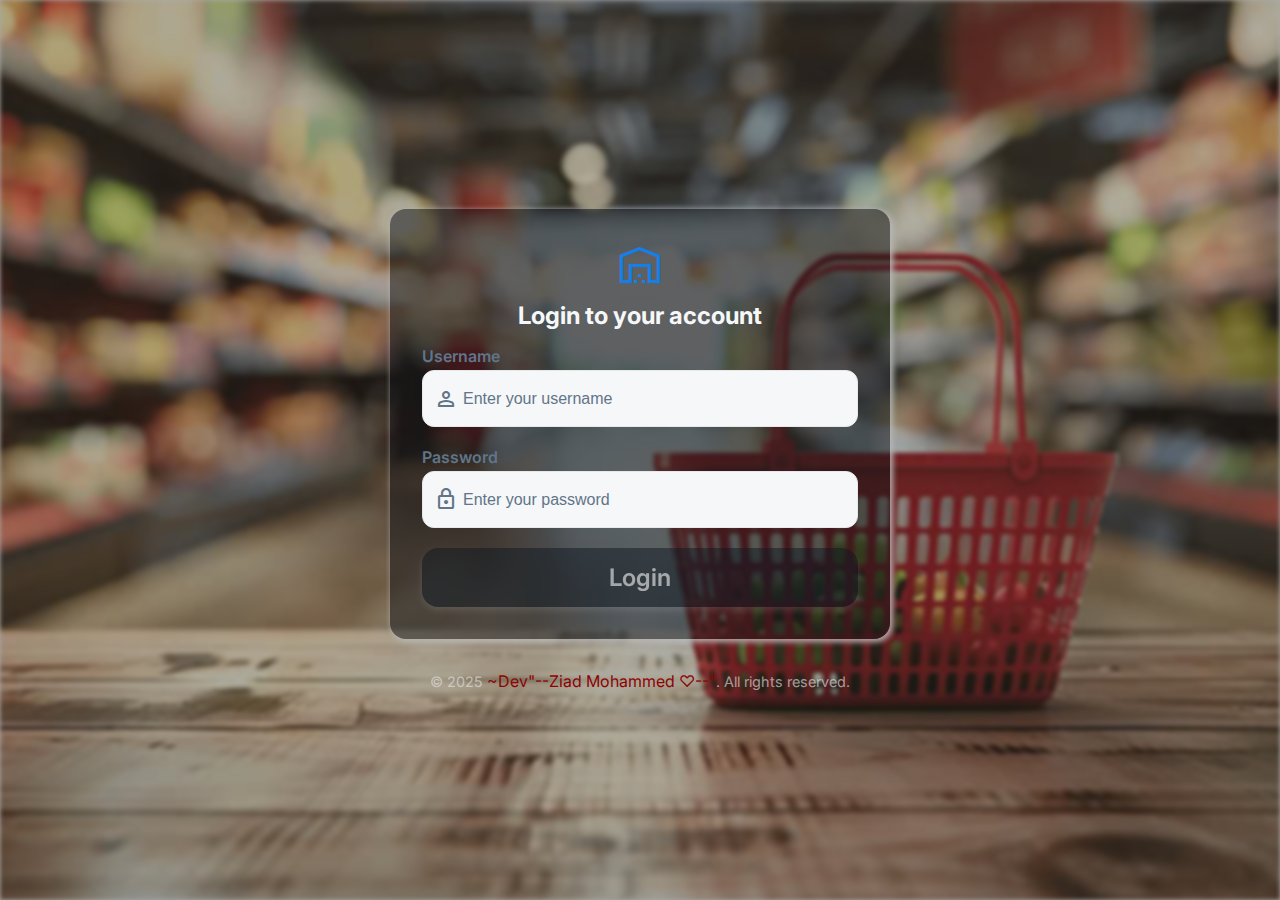
<file: index.html>
<!DOCTYPE html>
<html lang="en">
  <head>
    <meta charset="UTF-8" />
    <meta name="viewport" content="width=device-width, initial-scale=1.0" />
    <title>Login Page</title>

    <!-- Google Fonts -->
    <link
      href="https://fonts.googleapis.com/css2?family=Inter:wght@400;500;600;700&display=swap"
      rel="stylesheet"
    />
    <link
      href="https://fonts.googleapis.com/css2?family=Material+Symbols+Outlined:opsz,wght,FILL,GRAD@20..48,100..700,0..1,-50..200"
      rel="stylesheet"
    />

    <!-- External CSS -->
    <link href="assets/CSS/login-page.css" rel="stylesheet" />
  </head>
  <body>
    <div class="login-root">
      <!-- Background -->
      <div class="background">
        <img src="assets/images/bg_login.jpg" alt="Warehouse background" />
        <div class="overlay"></div>
      </div>

      <!-- Login Card -->
      <div class="login-container">
        <div class="login-card">
          <!-- Header -->
          <div class="login-header">
            <div class="login-icon">
              <span class="material-symbols-outlined">warehouse</span>
            </div>
            <h3 class="login-title">Login to your account</h3>
          </div>

          <!-- Form -->
          <div class="login-form">
            <label class="form-label">
              <p>Username</p>
              <div class="input-wrapper">
                <span class="material-symbols-outlined">person</span>
                <input type="text" placeholder="Enter your username" id="user-name" />
              </div>
              <span class="error-message"></span>
            </label>

            <label class="form-label">
              <p>Password</p>
              <div class="input-wrapper">
                <span class="material-symbols-outlined">lock</span>
                <input type="password" placeholder="Enter your password" id="user-password"/>
              </div>
              <span class="error-message" id="error"></span>
            </label>
          </div>

          <!-- Button -->
          <div class="login-actions">
            <a href="Dashboard.html" class="login-btn" id="loginBtn">Login</a>
          </div>
        </div>

        <p class="login-footer">
          © 2025 <span class="text-red">~Dev"--Ziad Mohammed ♡--"</span>. All
          rights reserved.
        </p>
      </div>
    </div>

    <!-- External JS -->
    <script src="assets/JS/login-page.js"></script>
  </body>
</html>
</file>
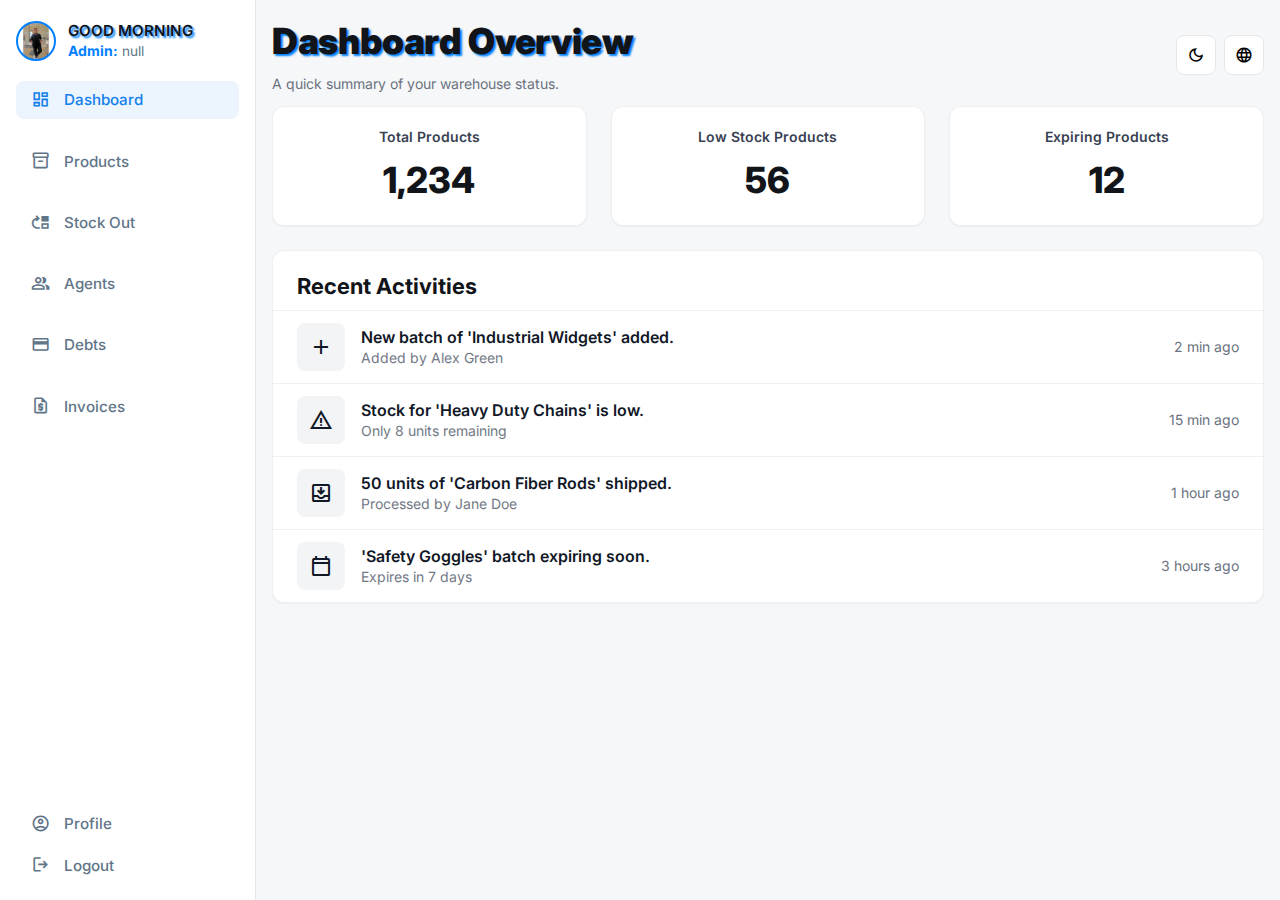
<file: Dashboard.html>
<!DOCTYPE html>
<html class="light" lang="en">
  <head>
    <meta charset="utf-8" />
    <meta content="width=device-width, initial-scale=1.0" name="viewport" />
    <title>Dashboard Overview</title>

    <!-- Google Fonts -->
    <link href="https://fonts.googleapis.com" rel="preconnect" />
    <link crossorigin href="https://fonts.gstatic.com" rel="preconnect" />
    <link
      href="https://fonts.googleapis.com/css2?family=Inter:wght@400;500;600;700;900&display=swap"
      rel="stylesheet"
    />
    <link
      href="https://fonts.googleapis.com/css2?family=Material+Symbols+Outlined:opsz,wght,FILL,GRAD@20..48,100..700,0..1,-50..200"
      rel="stylesheet"
    />
    <style>
      .material-symbols-outlined {
        font-variation-settings: "FILL" 0, "wght" 400, "GRAD" 0, "opsz" 24;
      }
    </style>

    <!-- Link to converted CSS -->
    <link rel="stylesheet" href="assets/CSS/dashboard.css" />
  </head>

  <body>
    <div class="app-root">
      <!-- Sidebar -->
      <aside class="sidebar" id="sidebar">
        <div class="sidebar-inner">
          <div class="sidebar-top">
            <div class="user-block">
              <div
                class="avatar"
                aria-hidden="true"
                style="background-image: url('assets/images/user.png')"
              ></div>
              <div class="user-info">
                <h1 class="greeting" id="time-Edite"></h1>
                <p class="role" id="info-Name"></p>
              </div>
            </div>

            <nav class="nav">
              <a class="nav-item active" href="#">
                <span class="material-symbols-outlined icon">dashboard</span>
                <span class="nav-text">Dashboard</span>
              </a>

              <a class="nav-item" href="#">
                <span class="material-symbols-outlined icon">inventory_2</span>
                <span class="nav-text">Products</span>
              </a>

              <!-- <a class="nav-item" href="#">
                <span class="material-symbols-outlined icon">add_box</span>
                <span class="nav-text">Add Product</span>
              </a> -->

              <a class="nav-item" href="#">
                <span class="material-symbols-outlined icon">move_up</span>
                <span class="nav-text">Stock Out</span>
              </a>

              <a class="nav-item" href="#">
                <span class="material-symbols-outlined icon">group</span>
                <span class="nav-text">Agents</span>
              </a>

              <a class="nav-item" href="#">
                <span class="material-symbols-outlined icon">credit_card</span>
                <span class="nav-text">Debts</span>
              </a>

              <a class="nav-item" href="#">
                <span class="material-symbols-outlined icon"
                  >request_quote</span
                >
                <span class="nav-text">Invoices</span>
              </a>
            </nav>
          </div>

          <div class="sidebar-bottom">
            <a class="nav-item" href="#">
              <span class="material-symbols-outlined icon">account_circle</span>
              <!-- <img src="assets/images/user.png" alt="img-Profile-user"> -->
              <span class="nav-text">Profile</span>
            </a>
            <a class="nav-item" href="index.html" id="logoutBtn">
              <span class="material-symbols-outlined icon">logout</span>
              <span class="nav-text">Logout</span>
            </a>
          </div>
        </div>
      </aside>

      <!-- Main content -->
      <main class="main">
        <div class="container">
          <header class="page-header">
            <div class="title-block">
              <h1 class="page-title">Dashboard Overview</h1>
              <p class="page-sub">A quick summary of your warehouse status.</p>
            </div>

            <div class="header-actions">
              <button
                class="icon-btn theme-toggle"
                id="themeToggle"
                aria-label="Toggle theme"
              >
                <span class="material-symbols-outlined icon dark-mode-icon"
                  >dark_mode</span
                >
                <span class="material-symbols-outlined icon light-mode-icon"
                  >light_mode</span
                >
              </button>

              <button class="icon-btn" aria-label="Language">
                <span class="material-symbols-outlined icon">language</span>
              </button>
            </div>
          </header>

          <!-- Cards -->
          <section class="cards-grid">
            <div class="card stat-card">
              <p class="stat-label">Total Products</p>
              <p class="stat-value">1,234</p>
            </div>

            <div class="card stat-card">
              <p class="stat-label">Low Stock Products</p>
              <p class="stat-value">56</p>
            </div>

            <div class="card stat-card">
              <p class="stat-label">Expiring Products</p>
              <p class="stat-value">12</p>
            </div>
          </section>

          <!-- Recent activities -->
          <section class="activities-card card">
            <h2 class="activities-title">Recent Activities</h2>

            <div class="activities-list">
              <article class="activity">
                <div class="activity-left">
                  <div class="activity-icon">
                    <span class="material-symbols-outlined">add</span>
                  </div>
                  <div class="activity-text">
                    <p class="activity-title">
                      New batch of 'Industrial Widgets' added.
                    </p>
                    <p class="activity-meta">Added by Alex Green</p>
                  </div>
                </div>
                <div class="activity-time">2 min ago</div>
              </article>

              <article class="activity">
                <div class="activity-left">
                  <div class="activity-icon">
                    <span class="material-symbols-outlined">warning</span>
                  </div>
                  <div class="activity-text">
                    <p class="activity-title">
                      Stock for 'Heavy Duty Chains' is low.
                    </p>
                    <p class="activity-meta">Only 8 units remaining</p>
                  </div>
                </div>
                <div class="activity-time">15 min ago</div>
              </article>

              <article class="activity">
                <div class="activity-left">
                  <div class="activity-icon">
                    <span class="material-symbols-outlined">move_to_inbox</span>
                  </div>
                  <div class="activity-text">
                    <p class="activity-title">
                      50 units of 'Carbon Fiber Rods' shipped.
                    </p>
                    <p class="activity-meta">Processed by Jane Doe</p>
                  </div>
                </div>
                <div class="activity-time">1 hour ago</div>
              </article>

              <article class="activity">
                <div class="activity-left">
                  <div class="activity-icon">
                    <span class="material-symbols-outlined"
                      >calendar_today</span
                    >
                  </div>
                  <div class="activity-text">
                    <p class="activity-title">
                      'Safety Goggles' batch expiring soon.
                    </p>
                    <p class="activity-meta">Expires in 7 days</p>
                  </div>
                </div>
                <div class="activity-time">3 hours ago</div>
              </article>
            </div>
          </section>
        </div>
      </main>
    </div>

    <!-- Confirmation Popup -->
    <div id="logoutPopup" class="popup-overlay">
      <div class="popup-box">
        <p>Are you sure you want to log out?</p>
        <div class="popup-actions">
          <button id="confirmYes" class="btn-yes">Yes</button>
          <button id="confirmNo" class="btn-no">No</button>
        </div>
      </div>
    </div>
    <div class="screenWidth" >
      <div class="card-screenWidth">
        <img
        src="assets/images/screnWidth.png"
        alt="Screen too small"
      />
      <h2>Screen Size Too Small</h2>
      <p>Please use a device with a larger screen to access the dashboard.</p>
      </div>
    </div>

    <script src="assets/JS/dashboard.js"></script>
  </body>
</html>
</file>
<file: assets/CSS/login-page.css>
/* style.css — converted from Tailwind-based page */
/* Font and base */
:root{
    --primary: #137fec;
    --bg-light: #f6f7f8;
    --bg-dark: #101922;
    --card-light: #ffffff;
    --card-dark: #11182799; /* approximates gray-900/50 */  
    --text-default: #111418;
    --muted: #617589;
    --border-light: #e6e8ea; /* approx */
    --border-dark: #1f2937; /* approx */
    --shadow-sm: 0 4px 6px #1018280a;
    --radius: 8px;
    --radius-lg: 16px;
    --radius-xl: 24px;
    --font-sans: "Inter", system-ui, -apple-system, "Segoe UI", Roboto, "Helvetica Neue", Arial;
}

*{
  padding: 0;
  margin: 0;
  box-sizing:border-box
}
html,body{
    height:100%
}

body{
    font-family:var(--font-sans);
    transition: all 0.3s ease;
}

.background{
    position:absolute;
    top:0; left:0; right:0; bottom:0;
    background:var(--bg-light);
    z-index:-1;
}
.background img{
    position:absolute;
    width:100%;
    height:100%;
    object-fit:cover;
    object-position:center;
    filter: blur(2px);
}
.background .overlay{
    position:absolute;
    top:0; left:0; right:0; bottom:0;
    background: #2b2b2b60;
}
.login-container{
    min-height:100vh;
    display:flex;
    flex-direction: column;
    gap: 1rem;
    justify-content:center;
    align-items:center;
    padding:1rem;
}
.login-card{
    background: #11141881;
    border-radius: 16px;
    padding:2rem;
    box-shadow: 2px 2px 6px #b8b8b8c4 ,
                2px 2px 6px #b8b8b8a8;
    width:100%;
    max-width:500px;
}
.login-header{
    display: flex;
    flex-direction: column;
    gap: 0.5rem;
    align-items: center;
    justify-content: center;
}

.login-icon span{
    font-size:3rem;
    color:var(--primary);
}
.login-title{
    margin:0;
    color: var(--bg-light);
    font-size:1.5rem;
}
.login-form{
    display:flex;
    flex-direction: column;
    gap: 1rem;
    color: var(--bg-light);
    margin-top:1rem;
}
.form-label{
    display:flex;
    flex-direction: column;
    gap:0.25rem;
    font-weight:600;
}
.form-label p{
    color: var(--muted);
}

.input-wrapper{
    position: relative;
    width:100%;
}
.input-wrapper span{
    position: absolute;
    top: 50%;
    left: 0.75rem;
    transform: translateY(-50%);
    font-size: 1.5rem;
    color: var(--muted);
  }

.input-wrapper input{
    width:100%;
    padding: 1.2rem 1rem 1.1rem 2.5rem;
    border-radius: 12px;
    border:1px solid var(--border-light);
    background: var(--bg-light);
    font-size:1rem;
    color: var(--text-default);
}
.input-wrapper input::placeholder{
    color: var(--muted);
}
.input-wrapper input:focus{
    outline:none;
    border-color: var(--primary);
    box-shadow: 0 0 0 3px #137fec33;
}

.login-actions a{
    display: block;
    text-decoration: none;
    color: var(--bg-light);
    font-size: 1.5rem;
    font-weight: 600;
    width: 100%;
    margin-top: 1rem;
    text-align: center;
    padding: 15px;
    background-color: var(--bg-dark);
    border-radius: 16px;
    box-shadow: 0 4px 6px #dfdede40;
}
.login-actions a:hover{
    background-color: #15222e;
}
.login-footer{
    margin-top:1rem;
    text-align:center;
    color: #e2e2e2a6;
    font-size:0.9rem;
}
.login-footer .text-red{
    color: #8f0303;
    font-size: var(--radius-lg);
}

/* Error messages */
.error-message {
    display: block;
    height: 0;
    color: #f12626; /* أحمر فاتح */
    font-size: 0.875rem;
    margin-top: 0;
    opacity: 0;
    transform: translateY(10px);
    transition: all 0.3s ease;
}

.error-message.active {
    height: auto;
    opacity: 1;
    margin-top: 4px;
    transform: translateY(0);
}


.login-btn.disabled {
    opacity: 0.5;
    pointer-events: none;
}

.login-btn.error {
    color: #ff0000;
    cursor: not-allowed;
}
.login-btn.success {
    color: #09ff00;
    cursor: default;
}

@keyframes shake {
    0% { transform: translateX(0); }
    25% { transform: translateX(-5px); }
    50% { transform: translateX(5px); }
    75% { transform: translateX(-5px); }
    100% { transform: translateX(0); }
}

.login-btn.shake {
    animation: shake 0.3s;
}
</file>
<file: assets/CSS/dashboard.css>
/* style.css — converted from Tailwind-based page */
/* Font and base */
:root{
    --primary: #137fec;
    --bg-light: #f6f7f8;
    --bg-dark: #101922;
    --card-light: #ffffff;
    --card-dark: rgba(17, 24, 39, 0.6); /* approximates gray-900/50 */  
    --text-default: #111418;
    --muted: #617589;
    --border-light: #e6e8ea; /* approx */
    --border-dark: #1f2937; /* approx */
    --shadow-sm: 0 1px 2px rgba(16,24,40,0.04);
    --radius: 0.25rem;
    --radius-lg: 0.5rem;
    --radius-xl: 0.75rem;
    --font-sans: "Inter", system-ui, -apple-system, "Segoe UI", Roboto, "Helvetica Neue", Arial;
}

*{
    box-sizing:border-box;
    
}

body{
    margin: 0;
    font-family:var(--font-sans);
    background:var(--bg-light);
    color:var(--text-default);
    -webkit-font-smoothing:antialiased;
    -moz-osx-font-smoothing:grayscale;
    font-size:14px;
    line-height:1.4;
}

/* Dark mode */
html.dark body{
    background:var(--bg-dark);
    color:#e6eef8;
}

/* App layout */
.app-root{
    min-height:100vh;
    display:flex;
    align-items:stretch;
}

/* Sidebar */
.sidebar{
    width:16rem; /* 256px */
    background:var(--card-light);
    /* background: linear-gradient(180deg, #ffffff, #ffffffad); */
    border-right:1px solid var(--border-light);
    position:fixed;
    left:0; top:0; bottom:0;
    z-index:40;
    transform:translateX(0);
    transition:transform .22s ease;
    display:flex;
    flex-direction:column;
    padding:1rem;
}

.sidebar.collapsed{ 
    transform:translateX(-110%);
}

html.dark .sidebar{
    background:transparent;
    border-right:1px solid var(--border-dark);
    background: linear-gradient(180deg, #0f172a, #0f172a);
}
html.dark .user-info h1,
html.dark .title-block h1{
    color: var(--bg-light);
    text-shadow: 2px 2px 6px #0080ff;
}
html.dark .avatar{
    border: 2px solid #0080ff;
}

/* Sidebar inner layout */
.sidebar-inner{
    display:flex;
    flex-direction:column;
    justify-content:space-between;
    height:100%;
}



/* User block */
.user-block{ 
    display:flex; 
    gap:0.75rem;
    align-items:center; 
    padding:0.25rem 0 0.5rem 0;
}
.avatar{
    width:40px; height:40px;
    border-radius:9999px;
    background-position:center;
    background-size:cover;
    background-repeat:no-repeat;
    flex-shrink:0;
    border: 2px solid #0080ff;
}
.user-info .greeting{
    margin:0;
    font-size:0.95rem;
    font-weight:600;
    color:var(--text-default);
    text-shadow: 2px 2px 2px #0080ff;
}
.user-info .role{
    margin:0;
    font-size:0.85rem;
    color:var(--muted);
}
.nameHold{
    color: #0080ff;
    font-size: 14PX;
    font-weight: 700;
}
/* //***************************************************************************************************************************** */
/* Navigation */
.nav{ 
    display: flex;
    flex-direction: column;
    gap: 1.5rem;
    margin-top: 0.75rem;
}
.nav-item{
    display:flex;
    align-items:center;
    gap:0.75rem;
    padding:0.5rem 0.75rem;
    border-radius:0.5rem;
    color:var(--muted);
    text-decoration:none;
    transition: background .15s, color .15s;
}
.nav-item .icon{
    font-size:1.2rem;
    line-height:0;
    display:inline-block;
    width:1.5rem;
    text-align:center;
}
.nav-item 
.nav-text{ 
    font-size:0.95rem; 
    font-weight:500; 
}
.nav-item:hover{ 
    background:#f3f4f6; 
    color:var(--text-default); 
}
html.dark .nav-item:hover{ 
    background:rgba(255,255,255,0.03); 
    color:#e6eef8; 
}

#logoutBtn:hover{
    /* background: #ffebeb; */
    color: #a70000;
}

/* Active */
.nav-item.active{
    background: rgba(19,127,236,0.08);
    color: var(--primary);
}
html.dark .nav-item.active{
    background: rgba(19,127,236,0.12);
    color: var(--primary);
}
/* .nav-item img{
    width: 25px;
    height: auto;
    border-radius: 50%;
    padding: 2px;
    border: 2px solid #137fec;
} */
/* Sidebar bottom */
.sidebar-bottom{ 
    display:flex; 
    flex-direction:column; 
    gap:0.25rem; 
    padding-top:0.5rem; 
}

/* Overlay */
.popup-overlay {
    position: fixed;
    top: 0;
    left: 0;
    width: 100%;
    height: 100%;
    background: rgba(0,0,0,0.5);
    display: none; /* مخفي افتراضياً */
    justify-content: center;
    align-items: center;
    z-index: 1000;
}

/* Box */
.popup-box {
    background: white;
    padding: 25px 35px;
    border-radius: 12px;
    text-align: center;
    max-width: 350px;
    width: 90%;
    box-shadow: 0 8px 20px rgba(0,0,0,0.35);
    font-family: 'Inter', sans-serif;
    animation: fadeIn 0.3s ease-out;
}
.popupLogout{
    background: white;
    padding: 25px 35px;
    border-radius: 12px;
    text-align: center;
    max-width: 350px;
    width: max-content;
    font-size: 20px;
    box-shadow: 0 8px 20px rgba(0,0,0,0.35);
    animation: fadeIn 0.3s ease-out;
}
@keyframes fadeIn {
    from { 
        opacity: 0; 
        transform: scale(0.9);
    }
    to { 
        opacity: 1; 
        transform: scale(1);
    }
}

.popup-box p {
    margin-bottom: 20px;
    font-size: 16px;
    font-weight: 700;
    color: #ff0000;
}

.popup-actions button {
    padding: 10px 18px;
    margin: 0 8px;
    border-radius: 6px;
    border: none;
    cursor: pointer;
    font-weight: 500;
    font-size: 14px;
    transition: 0.2s;
}

.btn-yes {
    background: #a70000;
    color: white;
}
.btn-yes:hover {
    background: #ff0000;
}
.btn-no {
    background: #e0e0e0;
    color: #111418;
}
.btn-no:hover {
    background: #c2c2c2;
}
html.dark .popup-box {
    background: #111827;
    color: #e6eef8;
}
html.dark .popup-actions .btn-no {
    background: #374151;
    color: #e6eef8;
}
html.dark .popup-actions .btn-no:hover {
    background: #4b5563;
}
html.dark .popup-actions .btn-yes {
    background: #8f0303;
}
html.dark .popup-actions .btn-yes:hover {
    background: #ff0000;
}
html.dark .popup-box p {
    color: #ff0000;
}
/* ***************************************************************************************************************************** */
/* Main content area */
.main{
    margin-left: 16rem;
    flex:1;
    padding: 1rem;
    min-height:100vh;
}
.container{ 
    max-width: 1350px; 
    width: 100%;
    margin: 0 auto; 
}

/* Page header */
.page-header{
    display:flex;
    align-items:center;
    justify-content:space-between;
    gap:1rem;
    padding-bottom:0.75rem;
}
.page-title{ 
    margin:0; 
    font-size:2.25rem; 
    font-weight:900; 
    letter-spacing:-0.01em; 
    color:var(--text-default); 
    text-shadow: 2px 2px 2px #0080ff;
}
.page-sub{ 
    margin:0; 
    margin-top:0.5rem; 
    color:#6b7280; 
}

/* Header actions */
.header-actions{ 
    display:flex; 
    gap:0.5rem; 
    align-items:center; 
}
.icon-btn{
    width:40px; 
    height:40px;
    display:inline-flex; 
    align-items:center; 
    justify-content:center;
    border-radius:0.5rem;
    border:1px solid var(--border-light);
    background:var(--card-light);
    cursor:pointer;
}
.icon-btn .icon{ 
    font-size:1.125rem; 
}
html.dark .icon-btn{
    border:1px solid var(--border-dark);
    background:var(--card-dark);
    color:#e6eef8;
}
/* Cards grid */
.cards-grid{
    display:grid;
    grid-template-columns:repeat(3, minmax(0,1fr));
    gap:1.5rem;
    margin-bottom:1.5rem;
}
@media(max-width:768px){
    .cards-grid{ 
        grid-template-columns:repeat(3, minmax(0,1fr));
        gap: .5rem;
    }
    
/* الوضع الأساسي — Sidebar ضيق */
.sidebar {
    width: 80px; /* العرض الابتدائي */
    transition: width 0.3s ease-in-out, transform 0.3s ease-in-out;
    overflow: hidden;
    transform: translateX(-10px); /* تحريك بسيط للـ slide */
}



/* النصوص مخفية في الوضع العادي */
.sidebar .nav-text,
.sidebar .user-info {
    opacity: 0;
    white-space: nowrap;
    transition: opacity 0.25s ease-in-out;
    pointer-events: none; /* منع النقر على النصوص المخفية */
}

/* النصوص تظهر عند التوسيع */
.sidebar:hover .nav-text,
.sidebar:hover .user-info {
    opacity: 1;
    pointer-events: auto; /* السماح بالنقر بعد ظهور النصوص */
}

/* User Block */
.sidebar .user-block {
    display: flex;
    align-items: center;
    gap: 10px;
}

/* Avatar */
.sidebar .avatar {
    min-width: 40px;
    min-height: 40px;
    border-radius: 50%;
    background-size: cover;
    background-position: center;
}

/* Nav Items */
.nav-item {
    display: flex;
    align-items: center;
    gap: 15px;
    padding: 12px 15px;
    transition: background 0.2s ease-in-out;
}

/* أيقونات ثابتة */
.nav-item .icon {
    font-size: 24px;
    min-width: 24px;
}

/* Hover effect للـ nav-item */
.nav-item:hover {
    background: #00000014;
}
/* عند Hover — Sidebar يتوسع */
.sidebar:hover {
    width: 16rem; /* العرض بعد التوسيع */
    transform: translateX(0); /* ينزلق على الوضع الطبيعي */
}
/* Responsive للهواتف */
@media(max-width:639px){
    .sidebar {
        transform: translateX(-100%);
        width: 16rem; /* العرض الكامل عند السحب */
        position: fixed;
        z-index: 100;
    }

    .sidebar:hover {
        transform: translateX(0);
    }
}
.main{
    margin-left: 4rem;
    flex:1;
    padding: 1rem;
    min-height:100vh;
}
.container{ 
    max-width: 1350px; 
    width: 100%;
    margin: 0 auto; 
}
}
@media(min-width:1024px){
    .cards-grid{ 
        grid-template-columns:repeat(3,1fr); 
    }
}

.card{
    background:var(--card-light);
    border-radius:var(--radius-xl);
    padding:1.25rem;
    border:1px solid rgba(226,228,232,0.6);
    box-shadow:var(--shadow-sm);
}
html.dark .card{
    background: rgba(17,24,39,0.5);
    border:1px solid rgba(31,41,55,0.6);
}

/* Stat card styles */
.stat-card{ 
    display:flex; 
    flex-direction:column; 
    gap:0.5rem; 
    text-align: center;
    transition: all 0.3s ease;
}
.stat-card:hover{
    transform: translateY(-5px);
    box-shadow: 0 6px 16px #2020206b;
}
html.dark .stat-card:hover{
    transform: translateY(-5px);
    box-shadow: 0 6px 16px #0834576b;
}
.stat-label{ 
    margin:0; 
    color:#374151; 
    font-weight:600; 
}
html.dark .stat-label{ 
    color:#cbd5e1; 
}
.stat-value{ 
    margin:0; 
    font-size:2.25rem; 
    font-weight:800; 
    color:var(--text-default); 
}
html.dark .stat-value{ 
    color:#ffffff; 
}

/* Activities card */
.activities-card{ 
    padding:0; 
    overflow:hidden; 
}
.activities-title{
    margin:0;
    padding:1.25rem 1.5rem 0.5rem 1.5rem;
    font-size:1.375rem;
    font-weight:700;
}
.activities-list{ 
    display:flex; 
    flex-direction:column; 
}

/* Activity item */
.activity{
    display:flex;
    align-items:center;
    justify-content:space-between;
    gap:1rem;
    padding:0.75rem 1.5rem;
    min-height:72px;
    border-top:1px solid #e2e4e899;
}
html.dark .activity{ 
    border-top:1px solid #1f293799; 
}

.activity-left{ 
    display:flex; 
    gap:1rem; 
    align-items:center; 
}
.activity-icon{
    width:48px; 
    height:48px;
    display:flex; 
    align-items:center; 
    justify-content:center;
    border-radius:0.5rem;
    background:#f3f4f6;
    color:#111827;
    flex-shrink:0;
}
html.dark .activity-icon{ 
    background:#ffffff08; 
    color:#e6eef8; 
}

.activity-text .activity-title{
    margin:0; 
    font-weight:600; 
    color:#111827; 
    font-size:1rem; 
    white-space:nowrap; 
    overflow:hidden; 
    text-overflow:ellipsis;
}
html.dark 
.activity-text 
.activity-title{ 
    color:#e6eef8; 
}

.activity-text .activity-meta{
    margin:0; 
    color:#6b7280; 
    font-size:0.875rem; 
    opacity:0.95;
}
html.dark 
.activity-text 
.activity-meta{ 
    color:#94a3b8; 
}

.activity-time{ 
    color:#6b7280; 
    font-size:0.875rem; 
    white-space:nowrap; 
}


/* مخفية بشكل افتراضي */
.screenWidth {
    display: none;
    background-color: #0f172a;
}
.card-screenWidth{
    height: 100vh;
    display: flex;
    gap: 20px;
    flex-direction: column;
    justify-content: center;
    align-items: center;
    text-align: center;
    
}
.card-screenWidth h2 {
    font-size: 2rem;
    font-weight: 700;
    color: #137fec;
    text-shadow: #461111a1 2px 2px 6px;
    margin: 0;
}
.card-screenWidth img {
    max-width: 350px;
    height: auto;
    border-radius: 12px;
    box-shadow: 0 6px 20px #46111185;
}
.card-screenWidth p {
    font-size: 1.2rem;
    color: #266aad;
    max-width: 500px;
    margin: 0;
}



  /* Media Query تظهر الرسالة على الشاشات الصغيرة */
@media (max-width: 650px) {
    .app-root,.popup-overlay{
        display: none;
    }
    .screenWidth {
        display: block;
    }
}
@media (max-width: 375px) {
    .app-root,.popup-overlay{
        display: none;
    }
    .screenWidth {
        display: block;
    }
    .card-screenWidth h2 {
    font-size: 1.3rem;
}
.card-screenWidth img {
    max-width: 300px;
}
.card-screenWidth p {
    font-size: 0.9rem;
    max-width: 320px;
}
}
@media (max-width: 320px) {
    .app-root,.popup-overlay{
        display: none;
    }
    .screenWidth {
        display: block;
    }
    .card-screenWidth h2 {
    font-size: 1.2rem;
}
.card-screenWidth img {
    max-width: 250px;
}
.card-screenWidth p {
    font-size: 0.8rem;
    max-width: 300px;
}
}
</file>
